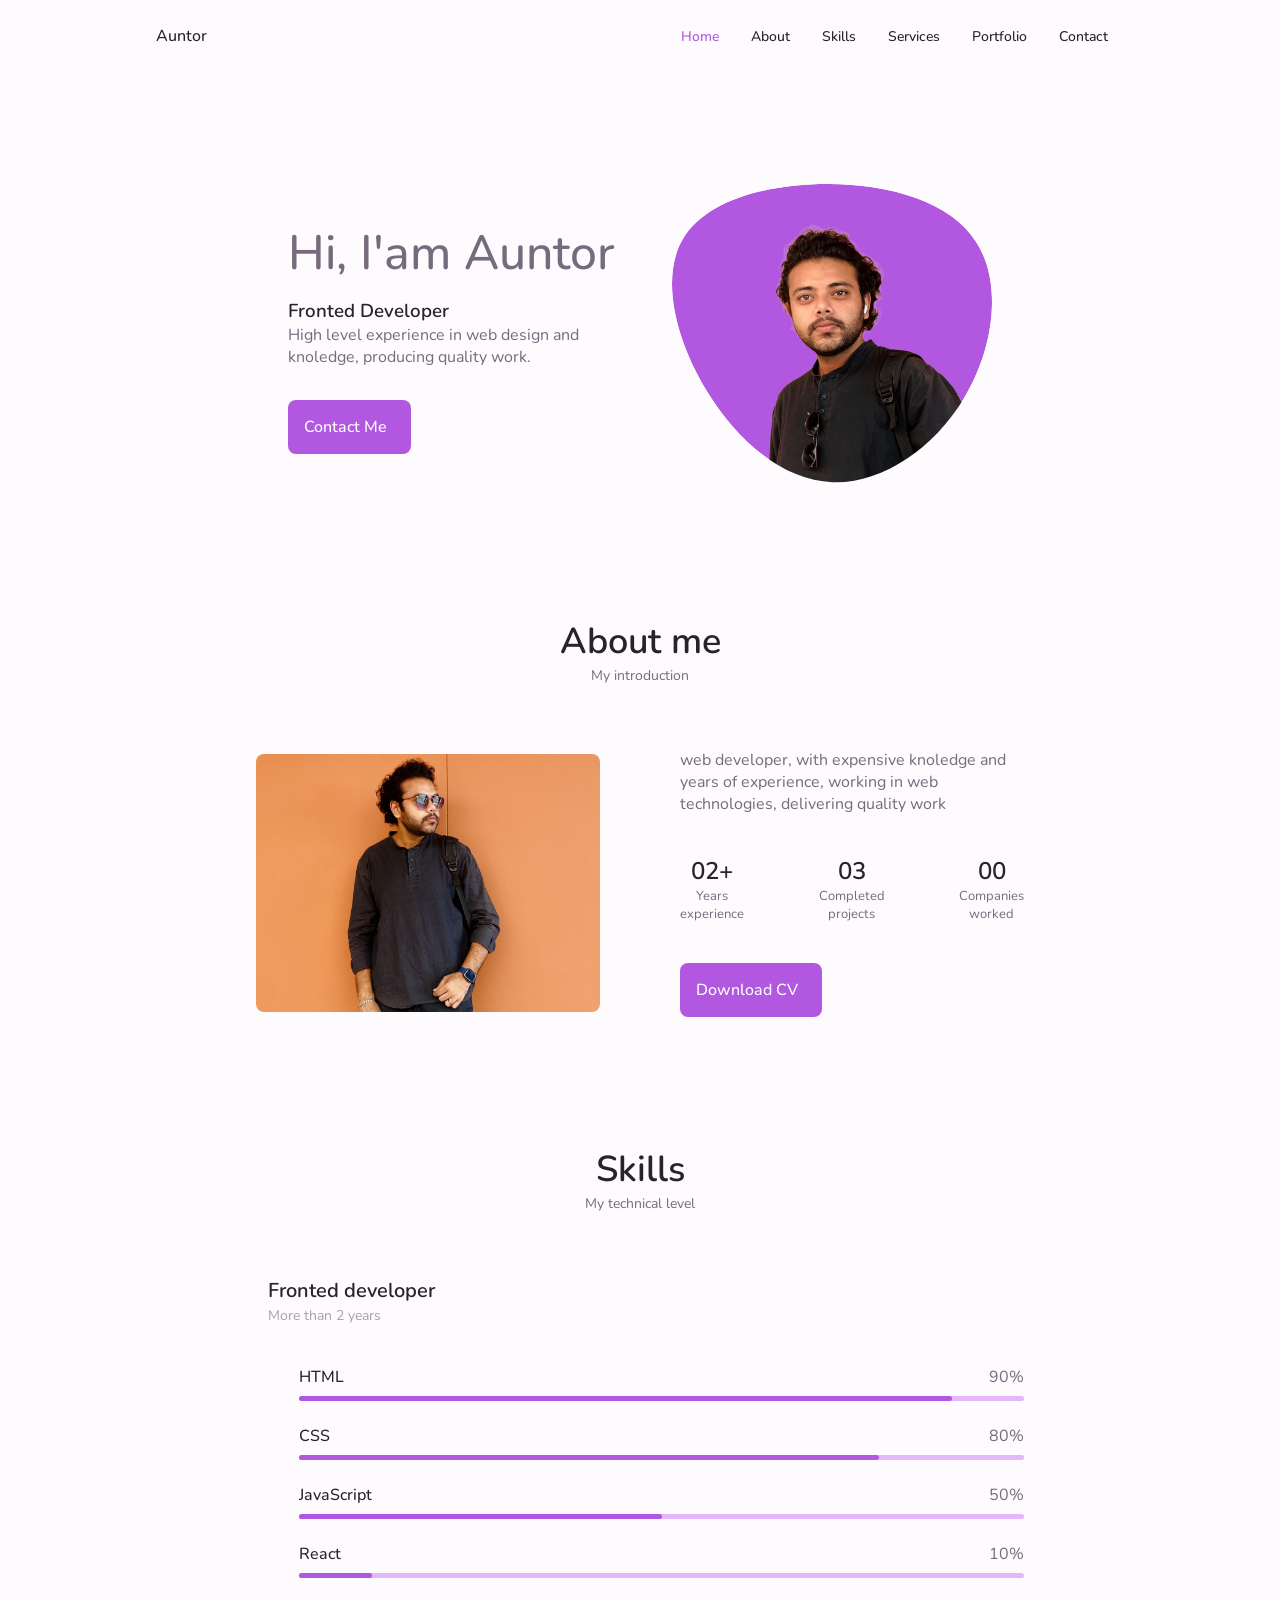
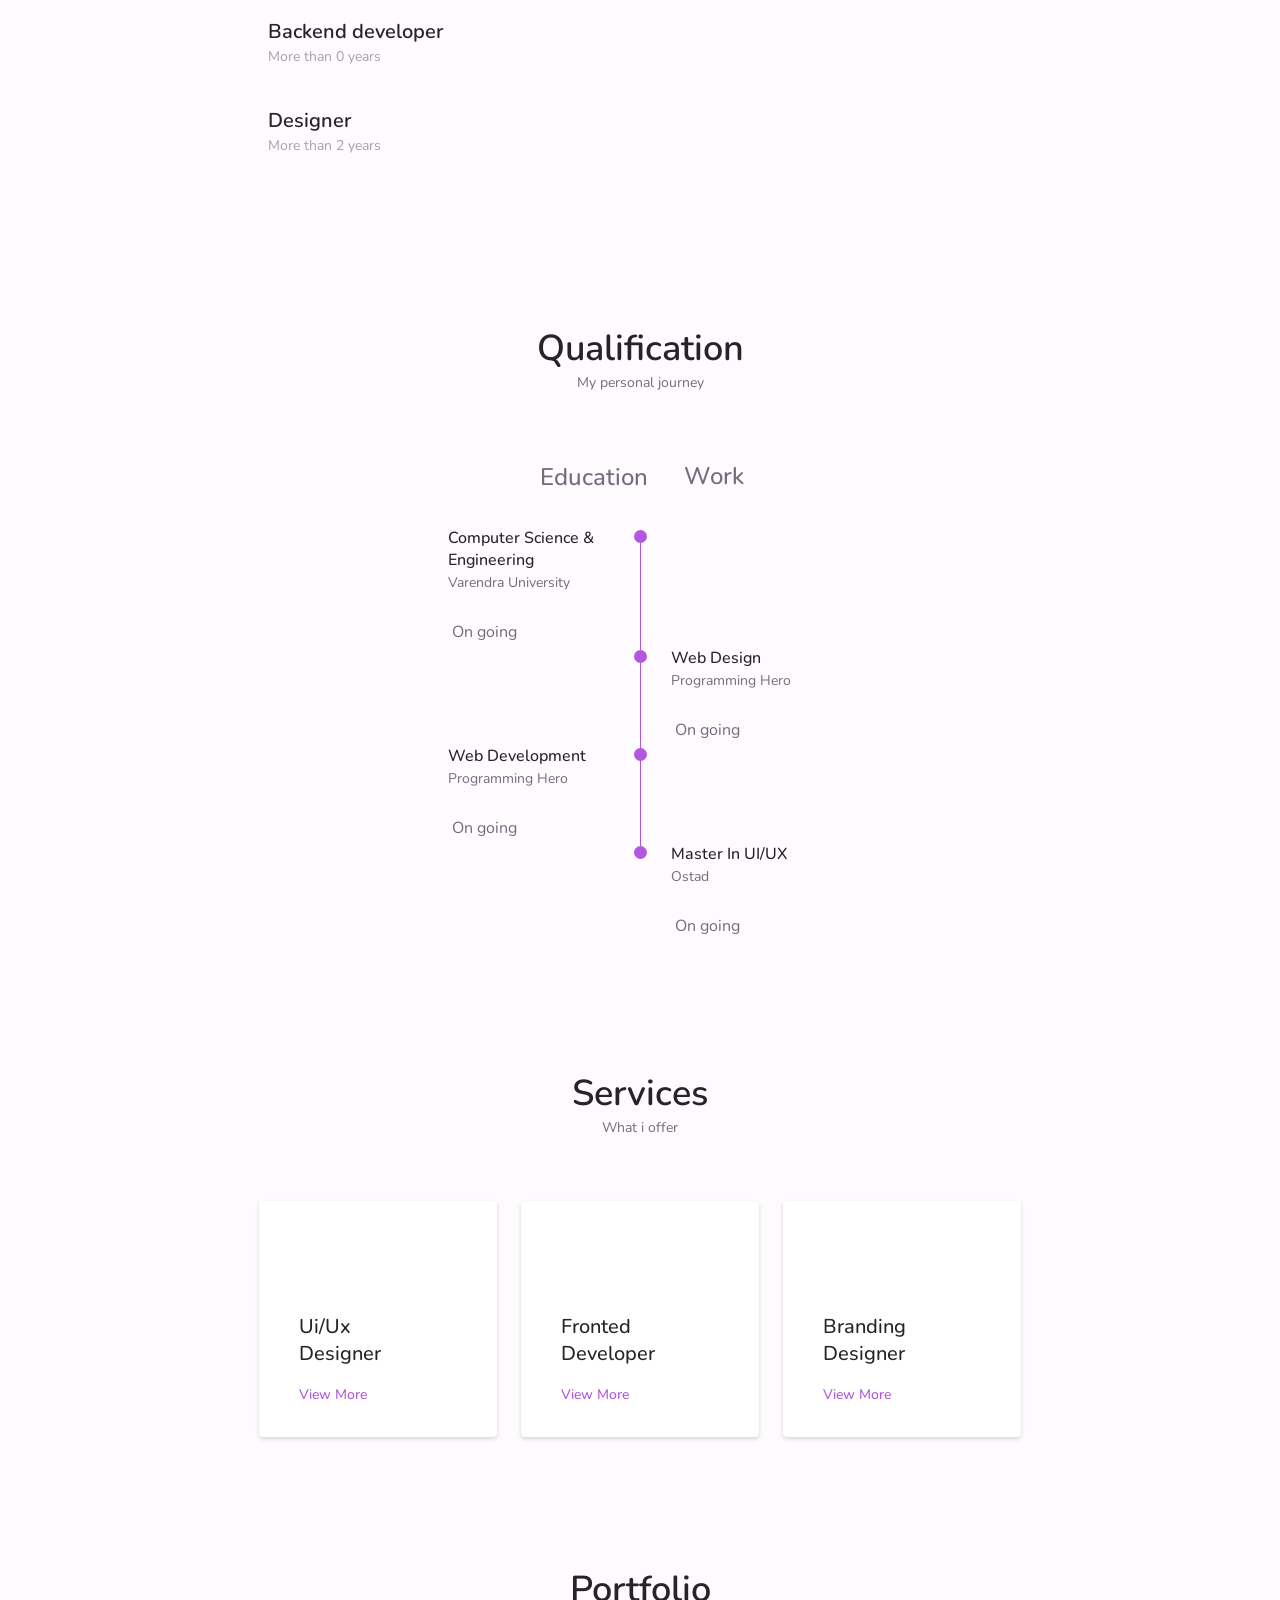
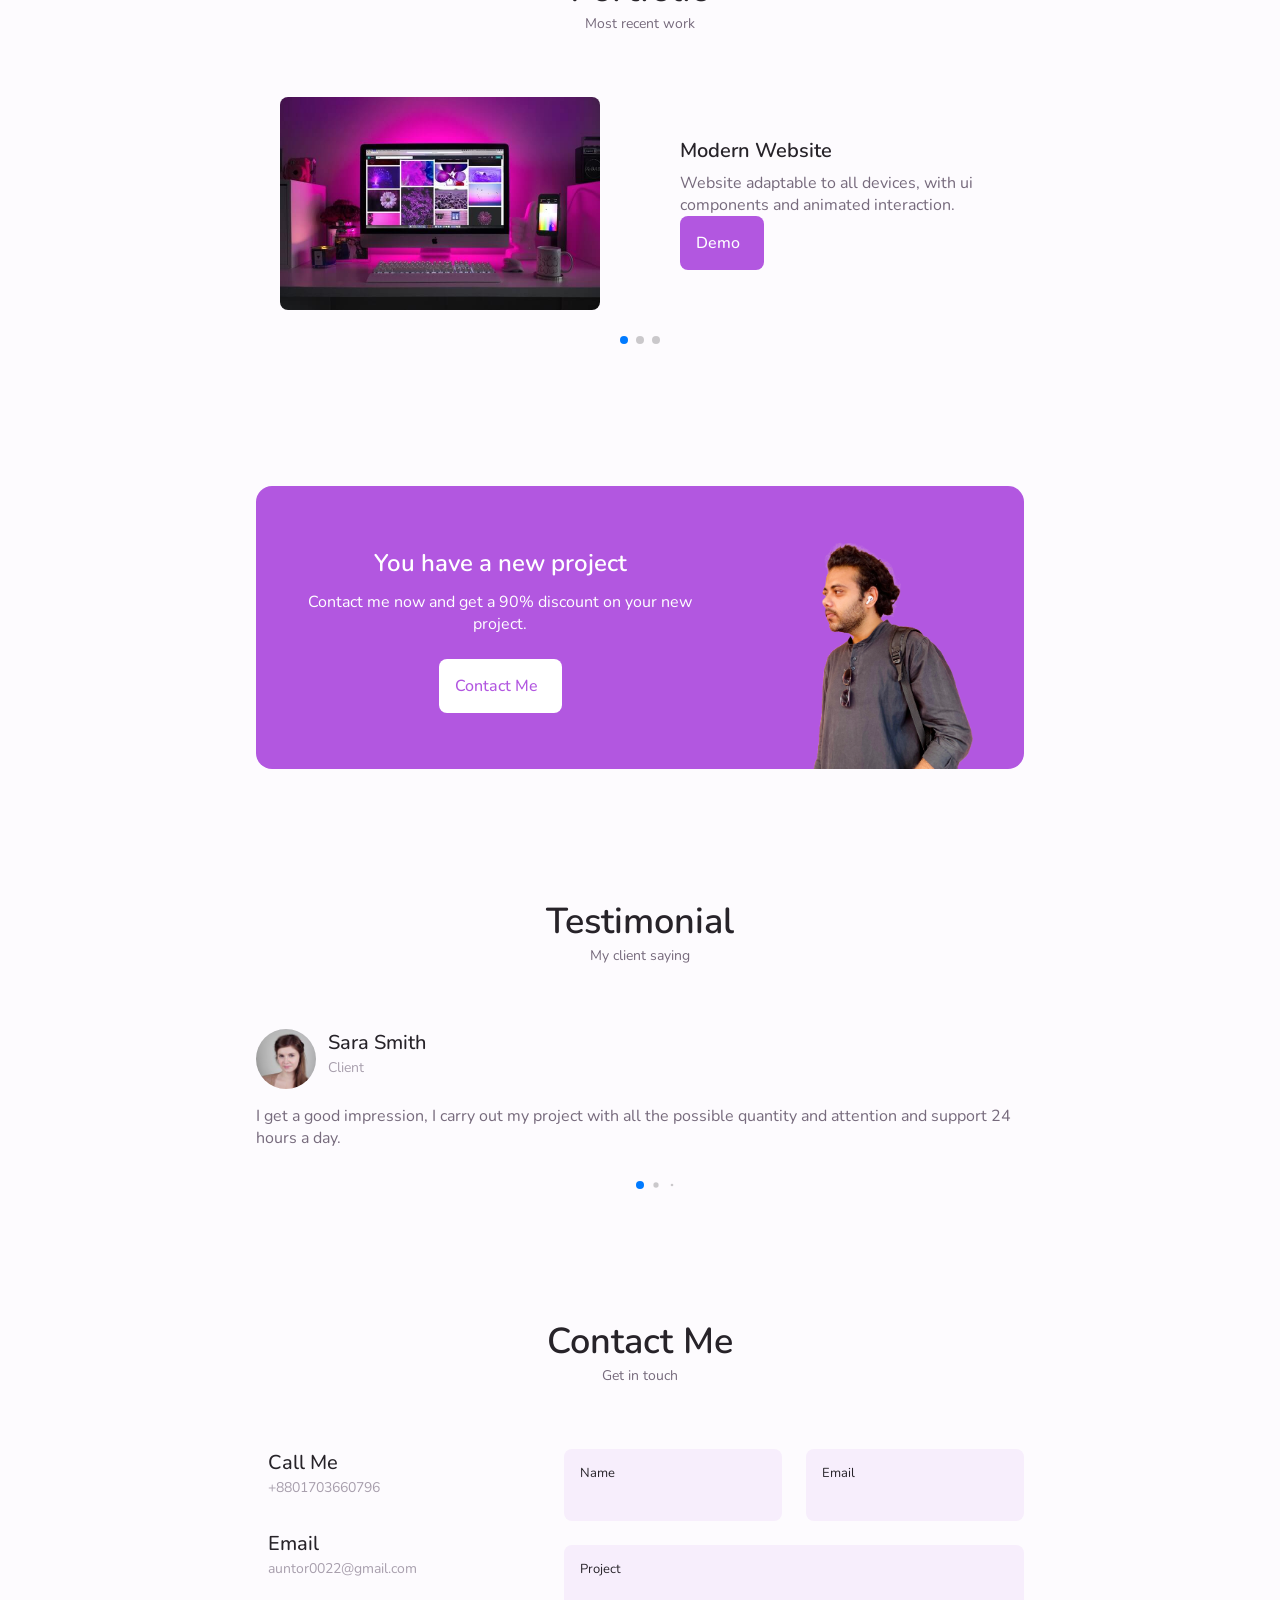
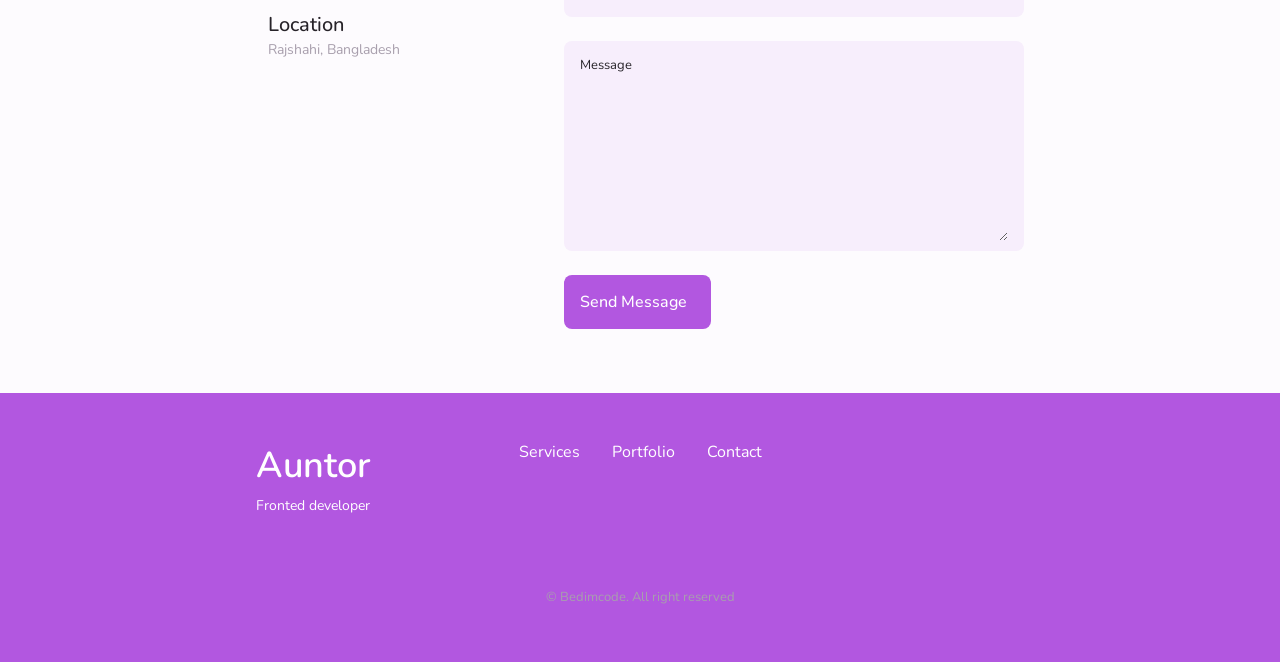
<file: HTML/index.html>
<!DOCTYPE html>
<html lang="en">

<!-- <head> -->
<meta charset="UTF-8">
<meta name="viewport" content="width=device-width, initial-scale=1.0">

<!-- UNICON -->
<link rel="stylesheet" href="https://unicons.iconscout.com/release/v4.0.8/css/line.css">

<link rel="stylesheet" href="/CSS/swiper-bundle.min.css">

<!-- CSS -->
<link rel="stylesheet" href="/CSS/style.css">

<title>Portfolio</title>
</head>

<body>

    <!-- Header -->
    <header class="header" id="header">
        <nav class="nav container">
            <a href="#" class="nav_logo">Auntor</a>

            <div class="nav_menu" id="nav-menu">
                <ul class="nav_list grid">
                    <li class="nav_item">
                        <a href="#home" class="nav_link active-link">
                            <i class="uil uil-estate nav_icon"></i> Home

                        </a>
                    </li>
                    <li class="nav_item">
                        <a href="#about" class="nav_link">
                            <i class="uil uil-user nav_icon"></i> About

                        </a>
                    </li>
                    <li class="nav_item">
                        <a href="#skills" class="nav_link">
                            <i class="uil uil-file-alt nav_icon"></i> Skills

                        </a>
                    </li>
                    <li class="nav_item">
                        <a href="#services" class="nav_link">
                            <i class="uil uil-briefcase-alt nav_icon"></i> Services

                        </a>
                    </li>
                    <li class="nav_item">
                        <a href="#portfolio" class="nav_link">
                            <i class="uil uil-scenery nav_icon"></i> Portfolio

                        </a>
                    </li>
                    <li class="nav_item">
                        <a href="#contact" class="nav_link">
                            <i class="uil uil-message nav_icon"></i> Contact

                        </a>
                    </li>
                </ul>
                <i class="uil uil-times nav_close " id="nav-close"></i>
            </div>

            <div class="nav_btns">
                <!-- Theme change button -->
                <i class="uil uil-moon change-theme" id="theme-button"></i>

                <div class="nav_toggle" id="nav-toggle">
                    <i class="uil uil-apps"></i>
                </div>
            </div>
        </nav>
    </header>

    <!-- Main -->
    <main class="main">
        <!-- Home -->
        <section class="home section" id="home">
            <div class="home_container container grid">
                <div class="home_content grid">
                    <div class="home_social">
                        <a href="" target="_blank" class="home_social-icon">
                            <i class="uil uil-linkedin-alt"></i>
                        </a>
                        <a href="" target="_blank" class="home_social-icon">
                            <i class="uil uil-dribbble"></i>
                        </a>
                        <a href="" target="_blank" class="home_social-icon">
                            <i class="uil uil-github-alt"></i>
                        </a>
                    </div>

                    <div class="home_img">
                        <svg class="home_blob" viewBox="0 0 200 187" xmlns="http://www.w3.org/2000/svg"
                            xmlns:xlink="http://www.w3.org/1999/xlink">
                            <mask id="mask0" mask-type="alpha">
                                <path d="M190.312 36.4879C206.582 62.1187 201.309 102.826 182.328 134.186C163.346 165.547 
                                130.807 187.559 100.226 186.353C69.6454 185.297 41.0228 161.023 21.7403 129.362C2.45775 
                                97.8511 -7.48481 59.1033 6.67581 34.5279C20.9871 10.1032 59.7028 -0.149132 97.9666 
                                0.00163737C136.23 0.303176 174.193 10.857 190.312 36.4879Z" />
                            </mask>
                            <g mask="url(#mask0)">
                                <path d="M190.312 36.4879C206.582 62.1187 201.309 102.826 182.328 134.186C163.346 
                                165.547 130.807 187.559 100.226 186.353C69.6454 185.297 41.0228 161.023 21.7403 
                                129.362C2.45775 97.8511 -7.48481 59.1033 6.67581 34.5279C20.9871 10.1032 59.7028 
                                -0.149132 97.9666 0.00163737C136.23 0.303176 174.193 10.857 190.312 36.4879Z" />
                                <image class="home_blob-img" x="12" y="18" href="/img/dp.png" />
                            </g>
                        </svg>

                    </div>

                    <div class="home_data">
                        <h1 class="home_title">Hi, I'am Auntor</h1>
                        <h3 class="home_subtitle">Fronted Developer</h3>
                        <p class="home_description">High level experience in web design
                            and knoledge, producing quality work.
                        </p>
                        <a href="#contact" class="button button--flex">
                            Contact Me <i class="uil uil-message button_icon"></i>
                        </a>
                    </div>

                    <div class="home_scroll">
                        <a href="#about" class="home_scroll-button button--flex">
                            <i class="uil uil-mouse-alt home_scroll-mouse"></i>
                            <span class="home_scroll-name">Scroll down</span>
                            <i class="uil uil-arrow-down home_scroll-arrow"></i>
                        </a>
                    </div>
                </div>
            </div>
        </section>

        <!-- About -->
        <section class="about section" id="about">
            <h2 class="section_title">About me</h2>
            <span class="section_subtitle">My introduction</span>

            <div class="about_container container grid">
                <img src="/img/image1.jpeg" alt="" class="about_img">
                <div class="about_data">
                    <p class="about_description">
                        web developer, with expensive knoledge and years of experience,
                        working in web technologies, delivering quality work
                    </p>
                    <div class="about_info">
                        <div>
                            <span class="about_info-title">02+</span>
                            <span class="about_info-name">Years <br> experience </span>
                        </div>
                        <div>
                            <span class="about_info-title">03</span>
                            <span class="about_info-name">Completed <br> projects </span>
                        </div>
                        <div>
                            <span class="about_info-title">00</span>
                            <span class="about_info-name">Companies <br> worked </span>
                        </div>
                    </div>

                    <div class="about_buttons">
                        <a download="" href="" class="button button--flex">
                            Download CV<i class="uil uil-download-alt button_icon"></i>
                        </a>
                    </div>
                </div>
            </div>
        </section>

        <!-- Skills -->
        <section class="skills section" id="skills">
            <h2 class="section_title">Skills</h2>
            <span class="section_subtitle">My technical level</span>

            <div class="skills_container container grid">
                <div>
                    <!-- Skills 1 -->
                    <div class="skills_content skills_open ">
                        <div class="skills_header">
                            <i class="uil uil-brackets-curly skills_icon"></i>

                            <div>
                                <h1 class="skills_title">Fronted developer</h1>
                                <span class="skills_subtitle">More than 2 years</span>
                            </div>

                            <i class="uil uil-angle-down skills_arrow"></i>
                        </div>

                        <div class="skills_list grid">
                            <div class="skills_data">
                                <div class="skills_titles">
                                    <h3 class="skills_name">HTML</h3>
                                    <span class="skills_number">90%</span>
                                </div>
                                <div class="skills_bar">
                                    <span class="skills_parcentage skills_html"></span>
                                </div>
                            </div>

                            <div class="skills_data">
                                <div class="skills_titles">
                                    <h3 class="skills_name">CSS</h3>
                                    <span class="skills_number">80%</span>
                                </div>
                                <div class="skills_bar">
                                    <span class="skills_parcentage skills_css"></span>
                                </div>
                            </div>

                            <div class="skills_data">
                                <div class="skills_titles">
                                    <h3 class="skills_name">JavaScript</h3>
                                    <span class="skills_number">50%</span>
                                </div>
                                <div class="skills_bar">
                                    <span class="skills_parcentage skills_js"></span>
                                </div>
                            </div>

                            <div class="skills_data">
                                <div class="skills_titles">
                                    <h3 class="skills_name">React</h3>
                                    <span class="skills_number">10%</span>
                                </div>
                                <div class="skills_bar">
                                    <span class="skills_parcentage skills_react"></span>
                                </div>
                            </div>

                        </div>
                    </div>

                    <!-- Skills 2 -->
                    <div class="skills_content skills_close">
                        <div class="skills_header">
                            <i class="uil uil-server-network skills_icon"></i>

                            <div>
                                <h1 class="skills_title">Backend developer</h1>
                                <span class="skills_subtitle">More than 0 years</span>
                            </div>

                            <i class="uil uil-angle-down skills_arrow"></i>
                        </div>

                        <div class="skills_list grid">
                            <div class="skills_data">
                                <div class="skills_titles">
                                    <h3 class="skills_name">PHP</h3>
                                    <span class="skills_number">50%</span>
                                </div>
                                <div class="skills_bar">
                                    <span class="skills_parcentage skills_php"></span>
                                </div>
                            </div>

                            <div class="skills_data">
                                <div class="skills_titles">
                                    <h3 class="skills_name">Node Js</h3>
                                    <span class="skills_number">0%</span>
                                </div>
                                <div class="skills_bar">
                                    <span class="skills_parcentage skills_node"></span>
                                </div>
                            </div>

                            <div class="skills_data">
                                <div class="skills_titles">
                                    <h3 class="skills_name">Firebase</h3>
                                    <span class="skills_number">0%</span>
                                </div>
                                <div class="skills_bar">
                                    <span class="skills_parcentage skills_firebase"></span>
                                </div>
                            </div>

                            <div class="skills_data">
                                <div class="skills_titles">
                                    <h3 class="skills_name">Python</h3>
                                    <span class="skills_number">65%</span>
                                </div>
                                <div class="skills_bar">
                                    <span class="skills_parcentage skills_python"></span>
                                </div>
                            </div>

                        </div>
                    </div>

                    <!-- Skills 3 -->
                    <div class="skills_content skills_close">
                        <div class="skills_header">
                            <i class="uil uil-swatchbook skills_icon"></i>

                            <div>
                                <h1 class="skills_title">Designer</h1>
                                <span class="skills_subtitle">More than 2 years</span>
                            </div>

                            <i class="uil uil-angle-down skills_arrow"></i>
                        </div>

                        <div class="skills_list grid">
                            <div class="skills_data">
                                <div class="skills_titles">
                                    <h3 class="skills_name">Figma</h3>
                                    <span class="skills_number">40%</span>
                                </div>
                                <div class="skills_bar">
                                    <span class="skills_parcentage skills_figma"></span>
                                </div>
                            </div>

                            <div class="skills_data">
                                <div class="skills_titles">
                                    <h3 class="skills_name">Sketch</h3>
                                    <span class="skills_number">20%</span>
                                </div>
                                <div class="skills_bar">
                                    <span class="skills_parcentage skills_sketch"></span>
                                </div>
                            </div>

                            <div class="skills_data">
                                <div class="skills_titles">
                                    <h3 class="skills_name">Photoshop</h3>
                                    <span class="skills_number">30%</span>
                                </div>
                                <div class="skills_bar">
                                    <span class="skills_parcentage skills_photoshop"></span>
                                </div>
                            </div>

                        </div>
                    </div>

                </div>
            </div>
        </section>

        <!-- Qualification -->
        <section class="qualification section">
            <h2 class="section_title">Qualification</h2>
            <span class="section_subtitle">My personal journey</span>

            <div class="qualification_container container">
                <div class="qualification_tabs">
                    <div class="qualification_button button--flex qualification_active" data-target="#education">
                        <i class="uil uil-graduation-cap qualification_icon"></i>
                        Education
                    </div>
                    <div class="qualification_button button--flex" data-target="#work">
                        <i class="uil uil-briefcase-alt qualification_icon"></i>
                        Work
                    </div>
                </div>

                <div class="qualification_section">
                    <!-- Qualification content 1-->
                    <div class="qualification_content qualification_active" data-content id="education">
                        <!-- Qualification 1 -->
                        <div class="qualification_data">
                            <div>
                                <h3 class="qualification_title">Computer Science & Engineering</h3>
                                <span class="qualification_subtitle">Varendra University</span>
                                <div>
                                    <i class="uil uil-calendar-alt qualification_icon"></i>
                                    On going
                                </div>
                            </div>

                            <div>
                                <span class="qualification_rounder"></span>
                                <span class="qualification_line"></span>
                            </div>
                        </div>

                        <!-- Qualification 2 -->
                        <div class="qualification_data">
                            <div></div>

                            <div>
                                <span class="qualification_rounder"></span>
                                <span class="qualification_line"></span>
                            </div>

                            <div>
                                <h3 class="qualification_title">Web Design</h3>
                                <span class="qualification_subtitle">Programming Hero</span>
                                <div>
                                    <i class="uil uil-calendar-alt qualification_icon"></i>
                                    On going
                                </div>
                            </div>


                        </div>

                        <!-- Qualification 3 -->
                        <div class="qualification_data">
                            <div>
                                <h3 class="qualification_title">Web Development</h3>
                                <span class="qualification_subtitle">Programming Hero</span>
                                <div>
                                    <i class="uil uil-calendar-alt qualification_icon"></i>
                                    On going
                                </div>
                            </div>

                            <div>
                                <span class="qualification_rounder"></span>
                                <span class="qualification_line"></span>
                            </div>
                        </div>

                        <!-- Qualification 4 -->
                        <div class="qualification_data">
                            <div></div>

                            <div>
                                <span class="qualification_rounder"></span>
                                <!-- <span class="qualification_line"></span> -->
                            </div>
                            <div>
                                <h3 class="qualification_title">Master In UI/UX</h3>
                                <span class="qualification_subtitle">Ostad</span>
                                <div>
                                    <i class="uil uil-calendar-alt qualification_icon"></i>
                                    On going
                                </div>
                            </div>


                        </div>

                    </div>

                    <!-- Qualification content 2-->
                    <div class="qualification_content" data-content id="work">
                        <!-- Qualification 1 -->
                        <div class="qualification_data">
                            <div>
                                <h3 class="qualification_title">Computer Engineering</h3>
                                <span class="qualification_subtitle">Varendra University</span>
                                <div>
                                    <i class="uil uil-calendar-alt qualification_icon"></i>
                                    On going
                                </div>
                            </div>

                            <div>
                                <span class="qualification_rounder"></span>
                                <span class="qualification_line"></span>
                            </div>
                        </div>

                        <!-- Qualification 2 -->
                        <div class="qualification_data">
                            <div></div>

                            <div>
                                <span class="qualification_rounder"></span>
                                <span class="qualification_line"></span>
                            </div>

                            <div>
                                <h3 class="qualification_title">Web Design</h3>
                                <span class="qualification_subtitle">Programming Hero</span>
                                <div>
                                    <i class="uil uil-calendar-alt qualification_icon"></i>
                                    On going
                                </div>
                            </div>


                        </div>

                        <!-- Qualification 3 -->
                        <div class="qualification_data">
                            <div>
                                <h3 class="qualification_title">Web Development</h3>
                                <span class="qualification_subtitle">Programming Hero</span>
                                <div>
                                    <i class="uil uil-calendar-alt qualification_icon"></i>
                                    On going
                                </div>
                            </div>

                            <div>
                                <span class="qualification_rounder"></span>
                                <!-- <span class="qualification_line"></span> -->
                            </div>
                        </div>

                    </div>
                </div>
            </div>
        </section>

        <!-- Services -->
        <section class="services section" id="services">
            <h2 class="section_title">Services</h2>
            <span class="section_subtitle">What i offer</span>

            <div class="services_container container grid">
                <!-- Services 1 -->
                <div class="services_content">
                    <div>
                        <i class="uil uil-web-grid services_icon"></i>
                        <h3 class="services_title">Ui/Ux <br> Designer</h3>
                    </div>

                    <span class="button button--flex button--small button--link services_button">
                        View More
                        <i class="uil uil-arrow-right button_icon"></i>
                    </span>

                    <div class="services_modal">
                        <div class="services_modal-content">
                            <h4 class="services_model-title">Ui/Ux <br> Designer</h4>
                            <i class="uil uil-times services_modal-close"></i>

                            <ul class="services_modal-services grid">
                                <li class="services_modal-service">
                                    <i class="uil uil-check-circle services_modal-icon"></i>
                                    <p>I develop the user interface</p>
                                </li>
                                <li class="services_modal-service">
                                    <i class="uil uil-check-circle services_modal-icon"></i>
                                    <p>Web page development</p>
                                </li>
                                <li class="services_modal-service">
                                    <i class="uil uil-check-circle services_modal-icon"></i>
                                    <p>I create ux element interactions</p>
                                </li>
                                <li class="services_modal-service">
                                    <i class="uil uil-check-circle services_modal-icon"></i>
                                    <p>I position your company brand</p>
                                </li>
                            </ul>
                        </div>
                    </div>
                </div>
                <!-- Services 2 -->
                <div class="services_content">
                    <div>
                        <i class="uil uil-arrow services_icon"></i>
                        <h3 class="services_title">Fronted <br> Developer</h3>
                    </div>

                    <span class="button button--flex button--small button--link services_button">
                        View More
                        <i class="uil uil-arrow-right button_icon"></i>
                    </span>

                    <div class="services_modal">
                        <div class="services_modal-content">
                            <h4 class="services_model-title">Fronted <br> Developer</h4>
                            <i class="uil uil-times services_modal-close"></i>

                            <ul class="services_modal-services grid">
                                <li class="services_modal-service">
                                    <i class="uil uil-check-circle services_modal-icon"></i>
                                    <p>I develop the user interface</p>
                                </li>
                                <li class="services_modal-service">
                                    <i class="uil uil-check-circle services_modal-icon"></i>
                                    <p>Web page development</p>
                                </li>
                                <li class="services_modal-service">
                                    <i class="uil uil-check-circle services_modal-icon"></i>
                                    <p>I create ux element interactions</p>
                                </li>
                                <li class="services_modal-service">
                                    <i class="uil uil-check-circle services_modal-icon"></i>
                                    <p>I position your company brand</p>
                                </li>
                            </ul>
                        </div>
                    </div>
                </div>
                <!-- Services 3 -->
                <div class="services_content">
                    <div>
                        <i class="uil uil-pen services_icon"></i>
                        <h3 class="services_title">Branding <br> Designer</h3>
                    </div>

                    <span class="button button--flex button--small button--link services_button">
                        View More
                        <i class="uil uil-arrow-right button_icon"></i>
                    </span>

                    <div class="services_modal">
                        <div class="services_modal-content">
                            <h4 class="services_model-title">Branding <br> Designer</h4>
                            <i class="uil uil-times services_modal-close"></i>

                            <ul class="services_modal-services grid">
                                <li class="services_modal-service">
                                    <i class="uil uil-check-circle services_modal-icon"></i>
                                    <p>I develop the user interface</p>
                                </li>
                                <li class="services_modal-service">
                                    <i class="uil uil-check-circle services_modal-icon"></i>
                                    <p>Web page development</p>
                                </li>
                                <li class="services_modal-service">
                                    <i class="uil uil-check-circle services_modal-icon"></i>
                                    <p>I create ux element interactions</p>
                                </li>
                                <li class="services_modal-service">
                                    <i class="uil uil-check-circle services_modal-icon"></i>
                                    <p>I position your company brand</p>
                                </li>
                            </ul>
                        </div>
                    </div>
                </div>
            </div>
        </section>

        <!-- Portfolio -->
        <section class="portfolio section" id="portfolio">
            <h2 class="section_title">Portfolio</h2>
            <span class="section_subtitle">Most recent work</span>

            <div class="portfolio_container container swiper mySwiper">
                <div class="swiper-wrapper">
                    <!-- Portfolio 1 -->
                    <div class="portfolio_content grid swiper-slide">
                        <img src="/img/portfolio1.jpg" alt="" class="portfolio_img">

                        <div class="portfolio_data">
                            <h3 class="portfolio_title">Modern Website</h3>
                            <p class="portfolio_descriotion">Website adaptable to all devices, with ui
                                components and animated interaction.
                            </p>
                            <a href="#" class="button button--flex button-small portfolio_button">
                                Demo
                                <i class="uil uil-arrow-right button_icon"></i>
                            </a>
                        </div>
                    </div>
                    <!-- Portfolio 2 -->
                    <div class="portfolio_content grid swiper-slide">
                        <img src="/img/portfolio2.jpg" alt="" class="portfolio_img">

                        <div class="portfolio_data">
                            <h3 class="portfolio_title">Brand Design</h3>
                            <p class="portfolio_descriotion">Website adaptable to all devices, with ui
                                components and animated interaction.
                            </p>
                            <a href="#" class="button button--flex button-small portfolio_button">
                                Demo
                                <i class="uil uil-arrow-right button_icon"></i>
                            </a>
                        </div>
                    </div>
                    <!-- Portfolio 3 -->
                    <div class="portfolio_content grid swiper-slide">
                        <img src="/img/portfolio3.jpg" alt="" class="portfolio_img">

                        <div class="portfolio_data">
                            <h3 class="portfolio_title">Online Store</h3>
                            <p class="portfolio_descriotion">Website adaptable to all devices, with ui
                                components and animated interaction.
                            </p>
                            <a href="#" class="button button--flex button-small portfolio_button">
                                Demo
                                <i class="uil uil-arrow-right button_icon"></i>
                            </a>
                        </div>
                    </div>
                </div>
                <!-- Add arrow -->
                <div class="swiper-button-next">
                    <i class="uil uil-angle-right-b swiper-portfolio-icon"></i>
                </div>
                <div class="swiper-button-prev">
                    <i class="uil uil-angle-left-b swiper-portfolio-icon"></i>
                </div>
                <!-- Pagination -->
                <div class="swiper-pagination"></div>
            </div>
        </section>

        <!-- Project in mind -->
        <section class="project section">
            <div class="project_bg">
                <div class="project_container container grid">
                    <div class="project_data">
                        <h2 class="project_title">You have a new project</h2>
                        <p class="project_description">Contact me now and get a 90% discount on your new project.</p>
                        <a href="#" class="button button--flex button--white">
                            Contact Me
                            <i class="uil uil-message project_icon button_icon"></i>
                        </a>
                    </div>
                    <img src="/img/file.png" alt="" class="project_img">
                </div>
            </div>
        </section>

        <!-- Testimonial -->
        <section class="testimonial section">
            <h2 class="section_title">Testimonial</h2>
            <span class="section_subtitle">My client saying</span>

            <div class="testimonial_container container swiper mySwiper">
                <div class="swiper-wrapper">

                    <!-- Testimonial 1 -->
                    <div class="testimonial_content swiper-slide">
                        <div class="testimonial_data">
                            <div class="testimonial_header">
                                <img src="/img/testimonial1.jpg" alt="" class="testimonial_img">
                                <div>
                                    <h3 class="testimonial_name">Sara Smith</h3>
                                    <span class="testimonial_client">Client</span>
                                </div>
                            </div>

                            <div>
                                <i class="uil uil-star testimonial_icon-star"></i>
                                <i class="uil uil-star testimonial_icon-star"></i>
                                <i class="uil uil-star testimonial_icon-star"></i>
                                <i class="uil uil-star testimonial_icon-star"></i>
                                <i class="uil uil-star testimonial_icon-star"></i>
                            </div>
                        </div>
                        <p class="testimonial_description">I get a good impression,
                            I carry out my project with all the possible
                            quantity and attention and support 24 hours a day.
                        </p>
                    </div>
                    <!-- Testimonial 2 -->
                    <div class="testimonial_content swiper-slide">
                        <div class="testimonial_data">
                            <div class="testimonial_header">
                                <img src="/img/testimonial2.jpg" alt="" class="testimonial_img">
                                <div>
                                    <h3 class="testimonial_name">Tom Halland</h3>
                                    <span class="testimonial_client">Client</span>
                                </div>
                            </div>

                            <div>
                                <i class="uil uil-star testimonial_icon-star"></i>
                                <i class="uil uil-star testimonial_icon-star"></i>
                                <i class="uil uil-star testimonial_icon-star"></i>
                                <i class="uil uil-star testimonial_icon-star"></i>
                                <i class="uil uil-star testimonial_icon-star"></i>
                            </div>
                        </div>
                        <p class="testimonial_description">I get a good impression,
                            I carry out my project with all the possible
                            quantity and attention and support 24 hours a day.
                        </p>
                    </div>
                    <!-- Testimonial 3 -->
                    <div class="testimonial_content swiper-slide">
                        <div class="testimonial_data">
                            <div class="testimonial_header">
                                <img src="/img/testimonial3.jpg" alt="" class="testimonial_img">
                                <div>
                                    <h3 class="testimonial_name">Tom Stark</h3>
                                    <span class="testimonial_client">Client</span>
                                </div>
                            </div>

                            <div>
                                <i class="uil uil-star testimonial_icon-star"></i>
                                <i class="uil uil-star testimonial_icon-star"></i>
                                <i class="uil uil-star testimonial_icon-star"></i>
                                <i class="uil uil-star testimonial_icon-star"></i>
                                <i class="uil uil-star testimonial_icon-star"></i>
                            </div>
                        </div>
                        <p class="testimonial_description">I get a good impression,
                            I carry out my project with all the possible
                            quantity and attention and support 24 hours a day.
                        </p>
                    </div>
                </div>
                 <!-- Add pegination -->
            <div class="swiper-pagination swiper-pagination-testimonial"></div>

            </div>
           

        </section>

        <!-- Contact -->
         <section class="contact section" id="contact">
            <h2 class="section_title">Contact Me</h2>
            <span class="section_subtitle">Get in touch</span>

            <div class="contact_container container grid">
                <div>
                    <div class="contact_information">
                        <i class="uil uil-phone contact_icon"></i>

                        <div>
                            <h3 class="contact_title">Call Me</h3>
                            <span class="contact_subtitle">+8801703660796</span>
                        </div>
                    </div>

                    <div class="contact_information">
                        <i class="uil uil-envelope contact_icon"></i>

                        <div>
                            <h3 class="contact_title">Email</h3>
                            <span class="contact_subtitle">auntor0022@gmail.com</span>
                        </div>
                    </div>

                    <div class="contact_information">
                        <i class="uil uil-map-marker contact_icon"></i>

                        <div>
                            <h3 class="contact_title">Location</h3>
                            <span class="contact_subtitle">Rajshahi, Bangladesh</span>
                        </div>
                    </div>
                </div>

                <form action="" class="contact_form grid">
                    <div class="contact_inputs grid">
                        <div class="contact_content">
                            <label for="" class="contact_label">Name</label>
                            <input type="text" class="contact_input">
                        </div>
                        <div class="contact_content">
                            <label for="" class="contact_label">Email</label>
                            <input type="email" class="contact_input">
                        </div>
                    </div>
                    
                    <div class="contact_content">
                        <label for="" class="contact_label">Project</label>
                        <input type="text" class="contact_input">
                    </div>
                    <div class="contact_content">
                        <label for="" class="contact_label">Message</label>
                        <textarea name="" id="" cols="0" rows="7" class="contact_input"></textarea>
                    </div>
                    <div>
                        <a href="#" class="button button--flex">
                            Send Message
                            <i class="uil uil-message button_icon"></i>
                        </a>
                    </div>
                </form>
            </div>
         </section>

    </main>

    <!-- Footer -->
     <footer class="footer">
        <div class="footer_bg">
            <div class="footer_container container grid">
                <div>
                    <h1 class="footer_title">Auntor</h1>
                    <span class="footer_subtittle">Fronted developer</span>
                </div>

                <ul class="footer_links">
                    <li>
                        <a href="#services" class="footer_link">Services</a>
                    </li>
                    <li>
                        <a href="#portfolio" class="footer_link">Portfolio</a>
                    </li>
                    <li>
                        <a href="#contact" class="footer_link">Contact</a>
                    </li>
                </ul>

                <div class="footer_social">
                    <a href="" target="_blank" class="footer_social">
                        <i class="uil uil-facebook-f"></i>
                    </a>

                    <a href="" target="_blank" class="footer_social">
                        <i class="uil uil-instagram"></i>
                    </a>
                    
                    <a href="" target="_blank" class="footer_social">
                        <i class="uil uil-twitter-alt"></i>
                    </a>
                </div>
            </div>

            <p class="footer_copy">&#169; Bedimcode. All right reserved</p>
        </div>
     </footer>

    <!-- Scroll top -->
     <a href="#" class="scrollup" id="scroll-up">
        <i class="uil uil-arrow-up scrollup_icon"></i>
     </a>

    <!-- Swiper js -->
    <script src="/JS/swiper-bundle.min.js"></script>

    <!-- Main js -->
    <script src="/JS/main.js"></script>
</body>

</html>
</file>
<file: CSS/style.css>
/* GOOGLE FONTS */
@import url('https://fonts.googleapis.com/css2?family=Nunito:ital,wght@0,200..1000;1,200..1000&family=Poppins:ital,wght@0,100;0,200;0,300;0,400;0,500;0,600;0,700;0,800;0,900;1,100;1,200;1,300;1,400;1,500;1,600;1,700;1,800;1,900&display=swap');


:root {
    --header-height: 3rem;

    /* COLOURS */

    /* CHANGE FAVORITE COLOUR */
    --hue-colour: 1000;


    /* HSL COLOURS */
    --first-colour: hsl(var(--hue-colour), 69%, 61%);
    --first-colour-second: hsl(var(--hue-colour), 69%, 61%);
    --first-colour-alt: hsl(var(--hue-colour), 57%, 53%);
    --first-colour-lighter: hsl(var(--hue-colour), 92%, 85%);
    --title-colour: hsl(var(--hue-colour), 8%, 15%);
    --text-colour: hsl(var(--hue-colour), 8%, 45%);
    --text-colour-light: hsl(var(--hue-colour), 8%, 65%);
    --input-colour: hsl(var(--hue-colour), 70%, 96%);
    --body-colour: hsl(var(--hue-colour), 60%, 99%);
    --container-colour: #fff;
    --scroll-bar-colour: hsl(var(--hue-colour), 12%, 90%);
    --scroll-thumb-colour: hsl(var(--hue-colour), 12%, 80%);


    /* Font & typography */
    --body-font: "Nunito", serif;;

    /* 0.5rem = 8px, 1rem = 16px,....*/
    --big-font-size: 2rem;
    --h1-font-size: 1.5rem;
    --h2-font-size: 1.25rem;
    --h3-font-size: 1.125rem;
    --normal-font-size: .938rem;
    --small-font-size: .813rem;
    --smaller-font-size: .75rem;

    /* Font weight */
    --font-medium: 500;
    --font-semi-bold: 600;
    
    /* Margenes bottom */
    --mb-0-25: .25rem;
    --mb-0-5: .5rem;
    --mb-0-75: .75rem;
    --mb-1: 1rem;
    --mb-1-5: 1.5rem;
    --mb-2: 2rem;
    --mb-2-5: 2.5rem;
    --mb-3: 3rem;

    /* Z index */
    --z-tooltip: 10;
    --z-fixed: 100;
    --z-modal: 100;

}

/* Fornt size for large devices */
@media screen and (min-width: 968px) {
    :root{
    --big-font-size: 3rem;
    --h1-font-size: 2.25rem;
    --h2-font-size: 1.5rem;
    --h3-font-size: 1.25rem;
    --normal-font-size: 1rem;
    --small-font-size: .875rem;
    --smaller-font-size: .813rem;
    }
    
}

/* Varialble Dark theme */
body.dark-theme{
    /* HSL COLOURS */
    --first-colour-second: hsl(var(--hue-colour), 30%, 8%);
    --title-colour: hsl(var(--hue-colour), 8%, 95%);
    --text-colour: hsl(var(--hue-colour), 8%, 75%);
    --input-colour: hsl(var(--hue-colour), 29%, 16%);
    --body-colour: hsl(var(--hue-colour), 28%, 12%);
    --container-colour: hsl(var(--hue-colour), 29%, 16%);
    --scroll-bar-colour: hsl(var(--hue-colour), 12%, 48%);
    --scroll-thumb-colour: hsl(var(--hue-colour), 12%, 36%);
}


/* Button Darl/Light */
.nav_btns{
    display: flex;
    align-items: center;
}

.change-theme{
    font-size: 1.25rem;
    color: var(--title-colour);
    margin-right: var(--mb-1);
    cursor: pointer;
}

.change-theme:hover{
    color: var(--first-colour);
}


/* Base */
* {
    box-sizing: border-box;
    padding: 0;
    margin: 0;
}

html{
    scroll-behavior: smooth;
}

body{
    margin: 0 0 var(--header-height) 0;
    font-family: var(--body-font);
    font-size: var(--normal-font-size);
    background-color: var(--body-colour);
    color: var(--text-colour);
}

h1,h2,h3,h4{
    color: var(--title-colour);
    font-weight: var(--font-semi-bold);
}

ul{
    list-style: none;
}

a{
    text-decoration: none;
}

img{
    max-width: 100%;
    height: auto;
}

/* resuable css classes */
.section{
    padding: 2rem 0 4rem;
}

.section_title{
    font-size: var(--h1-font-size);
}

.section_subtitle{
    display: block;
    font-size: var(--small-font-size);
    margin-bottom: var(--mb-3);
}

.section_title,
.section_subtitle{
    text-align: center;
}

/* Layout */
.container{
    max-width: 768px;
    margin-left: var(--mb-1-5);
    margin-right: var(--mb-1-5);
}

.grid{
    display: grid;
    gap: 1.5rem;
}

.header{
    width: 100%;
    position: fixed;
    bottom: 0;
    left: 0;
    z-index: var(--z-fixed);
    background-color: var(--body-colour);
}


/* NAV */
.nav{
    max-width: 968px;
    height: var(--header-height);
    display: flex;
    justify-content: space-between;
    align-items: center;
}

.nav_logo,
.nav_toggle{
    color: var(--title-colour);
    font-weight: var(--font-medium);
}

.nav_logo:hover{
    color: var(--first-colour);
}

.nav_toggle{
    font-size: 1.1rem;
    cursor: pointer;
}

.nav_toggle:hover{
    color: var(--first-colour);
}

@media screen and (max-width: 767px) {
     .nav_menu{
        position: fixed;
        bottom: -100%;
        left: 0;
        width: 100%;
        background-color: var(--body-colour);
        padding: 2rem 1.5rem 4rem;
        box-shadow: 0 -1px 4px rgba(0, 0, 0, .15);
        border-radius: 1.5rem 1.5rem 0 0;
        transition: .3s;
     }
}

.nav_list{
    grid-template-columns: repeat(3, 1fr);
    gap: 2rem;
}

.nav_link{
    display: flex;
    flex-direction: column;
    align-items: center;
    font-size: var(--small-font-size);
    color: var(--title-colour);
    font-weight: var(--font-medium);
}

.nav_link:hover{
    color: var(--first-colour);
}

.nav_icon{
    font-size: 1.2rem;
}

.nav_close{
    position: absolute;
    right: 1.3rem;
    bottom: .5rem;
    font-size: 1.5rem;
    cursor: pointer;
    color: var(--first-colour);
}

.nav_close:hover{
    color: var(--first-colour-alt);
}


/* Show menu */
.show-menu{
    bottom: 0;
}

/* Active links */
.active-link{
    color: var(--first-colour);
}

/* Change background header */
.scroll-header{
    box-shadow: 0 -1px 4px rgba(0, 0, 0, .15);
}

/* Home */
.home_container{
    gap: 1rem;
}

.home_content{
    grid-template-columns: .5fr 3fr;
    padding-top: 3.5rem;
    align-items: center;
}

.home_social{
    display: grid;
    grid-template-columns: max-content;
    row-gap: 1rem;
}

.home_social-icon{
    font-size: 1.25rem;
    color: var(--first-colour);
}

.home_social-icon:hover{
    color: var(--first-colour-alt);
}

.home_blob{
    width: 200px;
    fill: var(--first-colour);
}

.home_blob-img{
    width: 200px;
}

.home_data{
    grid-column: 1/3;
}

.home_title{
    font-size: var(--big-font-size);
    color: var(--text-colour);
    font-weight: var(--font-medium);
    margin-bottom: var(--mb-0-75);
}

.home_description{
    margin-bottom: var(--mb-2);
}

.home_scroll{
    display: none;
}

.home_scroll-button{
    color: var(--first-colour);
    transition: .3s;
}

.home_scroll-button:hover{
    transform: translateY(.25rem);
}

.home_scroll-mouse{
    font-size: 2rem;
}

.home_scroll-name{
    font-size: var(--small-font-size);
    color: var(--title-colour);
    font-weight: var(--font-medium);
    margin-right: var(--mb-0-25);
}

.home_scroll-arrow{
    font-size: 1.25rem;
}

/* Buttons */
.button{
    display: inline-block;
    background-color: var(--first-colour);
    color: #fff;
    padding: 1rem;
    border-radius: .5rem;
    font-weight: var(--font-medium);
}

.button:hover{
    background-color: var(--first-colour-alt);
}

.button_icon{
    font-size: 1.25rem;
    margin-left: var(--mb-0-5);
    transition: .3s;
}


.button--white{
    background-color: #fff;
    color: var(--first-colour);
}

.button--white:hover{
    background-color: #fff;
}

.button--flex{
    display: inline-flex;
    align-items: center;
}

.button--small{
    padding: .75rem 1rem;
}

.button--link{
    padding: 0;
    background-color: transparent;
    color: var(--first-colour);
}

.button--link:hover{
    background-color: transparent;
    color: var(--first-colour-alt);
}


/* About */
.about_img{
    width: 200px;
    border-radius: .5rem;
    justify-self: center;
    align-self: center;
}

.about_description{
    text-align: center;
    margin-bottom: var(--mb-2-5);
}

.about_info{
    display: flex;
    justify-content: space-evenly;
    margin-bottom: var(--mb-2-5);
}

.about_info-title{
    font-size: var(--h2-font-size);
    font-weight: var(--font-semi-bold);
    color: var(--title-colour);
}

.about_info-name{
    font-size: var(--smaller-font-size);
}

.about_info-title,
.about_info-name{
    display: block;
    text-align: center;
}

.about_buttons{
    display: flex;
    justify-content: center;
}


/* Skills */
.skills_continer{
    row-gap: 0;
}

.skills_header{
    display: flex;
    align-items: center;
    margin-bottom: var(--mb-2-5);
    cursor: pointer;
}

.skills_icon,
.skills_arrow{
    font-size: 2rem;
    color: var(--first-colour);
}

.skills_icon{
    margin-right: var(--mb-0-75);
}

.skills_title{
    font-size: var(--h3-font-size);
}

.skills_subtitle{
    font-size: var(--small-font-size);
    color: var(--text-colour-light);
}

.skills_arrow{
    margin-left: auto;
    transition: .4s;
}

.skills_list{
    row-gap: 1.5rem;
    padding-left: 2.7rem;
}

.skills_titles{
    display: flex;
    justify-content: space-between;
    margin-bottom: var(--mb-0-5);
}

.skills_name{
    font-size: var(--normal-font-size);
    font-weight: var(--font-medium);
}

.skills_bar,
.skills_parcentage{
    height: 5px;
    border-radius: .25rem;
}

.skills_bar{
    background-color: var(--first-colour-lighter);
}

.skills_parcentage{
    display: block;
    background-color: var(--first-colour);
}

.skills_html{
    width: 90%;
}
.skills_css{
    width: 80%;
}
.skills_js{
    width: 50%;
}
.skills_react{
    width: 10%;
}

.skills_php{
    width: 50%;
}
.skills_node{
    width: 0%;
}
.skills_firebase{
    width: 0%;
}
.skills_python{
    width: 65%;
}
.skills_figma{
    width: 40%;
}
.skills_sketch{
    width: 20%;
}
.skills_photoshop{
    width: 30%;
}

.skills_close .skills_list{
    height: 0;
    overflow: hidden;
}

.skills_open .skills_list{
    height: max-content;
    margin-bottom: var(--mb-2-5);
}

.skills_open .skills_arrow{
    transform: rotateX(-180deg);
}


/* Qualification */
.qualification_tabs{
    display: flex;
    justify-content: space-evenly;
    margin-bottom: var(--mb-2);
}

.qualification_button{
    font-size: var(--h2-font-size);
    font-weight: var(--font-medium);
    cursor: pointer;
}

.qualification_button:hover{
    color: var(--first-colour);
}

.qualification_icon{
    font-size: 1.8rem;
    margin-right: var(--mb-0-25);
}

.qualification_data{
    display: grid;
    grid-template-columns: 1fr max-content 1fr;
    column-gap: 1.5rem;
}

.qualification_title{
    font-size: var(--normal-font-size);
    font-weight: var(--font-medium);
}

.qualification_subtitle{
    display: inline-block;
    font-size: var(--small-font-size);
    margin-bottom: var(--mb-1);
}

.qualification_calender{
    font-size: var(--smaller-font-size);
    color: var(--text-colour-light);
}

.qualification_rounder{
    display: inline-block;
    width: 13px;
    height: 13px;
    background-color: var(--first-colour);
    border-radius: 50%;
}

.qualification_line{
    display: block;
    width: 1px;
    height: 100%;
    background-color: var(--first-colour);
    transform: translate(6px, -7px);
}

.qualification_content {
    display: none;
}

.qualification_active {
    display: block;
}

/* Services */
.services_container{
    gap: 1.5rem;
    grid-template-columns: repeat(2, 1fr);
}

.services_content{
    position: relative;
    background-color: var(--container-colour);
    padding: 3.5rem .5rem 1.25rem 1.5rem;
    border-radius: .25rem;
    box-shadow: 0 2px 4px rgba(0, 0, 0, .15);
    transition: .3s;
}

.services_content:hover{
    box-shadow: 0 4px 8px rgba(0, 0, 0, .15);
}

.services_icon{
    display: block;
    font-size: 1.5rem;
    color: var(--first-colour);
    margin-bottom: var(--mb-1);
}

.services_title{
    font-size: var(--h3-font-size);
    margin-bottom: var(--mb-1);
    font-weight: var(--font-medium);
}

.services_button{
    cursor: pointer;
    font-size: var(--small-font-size)
}

.services_button:hover .button_icon{
    transform: translateX(.25rem);
}

.services_modal{
    position: fixed;
    top: 0;
    left: 0;
    right: 0;
    bottom: 0;
    background-color: rgba(0, 0, 0, .5);
    display: flex;
    align-items: center;
    justify-content: center;
    padding: 0rem;
    z-index: var(--z-modal);
    opacity: 0;
    visibility: hidden;
    transition: .3s;
}

.services_modal-content{
    position: relative;
    background-color: var(--container-colour);
    padding: 1.5rem;
    border-radius: .5rem;
}

.services_modal-services{
    row-gap: 1rem;
}

.services_modal-service{
    display: flex;
}

.services_modal-title{
    font-size: var(--h3-font-size);
    font-weight: var(--font-medium);
    margin-bottom: var(--mb-1-5);
}

.services_modal-close{
    position: absolute;
    top: 1rem;
    right: 1rem;
    font-size: 1.5rem;
    color: var(--first-colour);
    cursor: pointer;
}

.services_modal-icon{
    color: var(--first-colour);
    margin-right: var(--mb-0-25);
}

/* Active Model */
.active-modal{
    opacity: 1;
    visibility: visible;
}


/* Portfolio */
.portfolio_container{
    overflow: inherit;
}

.portfolio_content{
    padding: 0 1.5rem;
}

.portfolio_img{
    width: 265px;
    border-radius: .5rem;
    justify-self: center;
}

.portfolio_title{
    font-size: var(--h3-font-size);
    margin-bottom: var(--mb-0-5);
}

.portfolio_description{
    margin-bottom: var(--mb-0-75);
}

.portfolio_button:hover .button_icon{
    transform: translateX(.25rem);
}

.swiper-button-prev::after,
.swiper-button-next::after{
    content: '';
}

.swiper-portfolio-icon{
    font-size: 2rem;
    color: var(--first-colour);
}

.swiper-button-prev{
    left: -.5rem;
}

.swiper-button-next{
    right: -.5rem;
}

.mySwiper > .swiper-pagination-bullets{
    bottom: -2.5rem;
}

.swiper-button-prev,
.swiper-button-next,
.swiper-button-bullet{
    outline: none;
}

/* Project in mind */
.project{
    text-align: center;
}

.project_bg{
    background-color: var(--first-colour-second);
    padding-top: 3rem;
}

.project_title{
    font-size: var(--h2-font-size);
    margin-bottom: var(--mb-0-75);
}

.project_description{
    margin-bottom: var(--mb-1-5);
}

.project_title,
.project_description{
    color: #fff;
}

.project_img{
    width: 232px;
    justify-self: center;
}


/* Testimonial */
.testimonial_data,
.testimonial_header{
    display: flex;
}

.testimonial_data{
    justify-content: space-between;
    margin-bottom: var(--mb-1);
}

.testimonial_img{
    width: 60px;
    height: 60px;
    border-radius: 50%;
    margin-right: var(--mb-0-75);
}

.testimonial_name{
    font-size: var(--h3-font-size);
    font-weight: var(--font-medium);
}

.testimonial_client{
    font-size: var(--small-font-size);
    color: var(--text-colour-light);
}

.testimonial_description{
    margin-bottom: var(--mb-2-5);
}

.testimonial_icon-star{
    color: var(--first-colour);
}

.testimonial_container .swiper-pagination-testimonial{
    bottom: 0;
}


/* Contact Me */
.contact_container{
    row-gap: 3rem;
}

.contact_information{
    display: flex;
    margin-bottom: var(--mb-2);
}

.contact_icon{
    font-size: 2rem;
    color: var(--first-colour);
    margin-right: var(--mb-0-75);
}

.contact_title{
    font-size: var(--h3-font-size);
    font-weight: var(--font-medium);
}

.contact_subtitle{
    font-size: var(--small-font-size);
    color: var(--text-colour-light);
}

.contact_content{
    background-color: var(--input-colour);
    border-radius: .5rem;
    padding: .75rem 1rem .25rem;
}

.contact_label{
    font-size: var(--smaller-font-size);
    color: var(--title-colour);
}

.contact_input{
    width: 100%;
    background-color: var(--input-colour);
    color: var(--text-colour);
    font-family: var(--body-font);
    font-size: var(--normal-font-size);
    border: none;
    outline: none;
    padding: .25rem .5rem .5rem 0;
}


/* Footer */
.footer{
    padding-top: 2rem;
}

.footer_container{
    row-gap: 3.5rem;
}

.footer_bg{
    background-color: var(--first-colour);
    padding: 2rem 0 3rem;
}

.footer_title{
    font-size: var(--h1-font-size);
    margin-bottom: var(--mb-0-25);
}

.footer_subtittle{
    font-size: var(--small-font-size);
}

.footer_links{
    display: flex;
    flex-direction: column;
    row-gap: 1.5rem;
}

.footer_link:hover{
    color: var(--first-colour-lighter);
}

.footer_social{
    font-size: 1.25rem;
    margin-right: var(--mb-1-5);
}

.footer_social:hover{
    color: var(--first-colour-lighter);
}

.footer_copy{
    font-size: var(--smaller-font-size);
    text-align: center;
    color: var(--text-colour-light);
    margin-top: var(--mb-3);
}

.footer_title,
.footer_subtittle,
.footer_link,
.footer_social{
    color: #fff;
}


/* Scroll up */
.scrollup{
    position: fixed;
    right: 1rem;
    bottom: -20%;
    background-color: var(--first-colour);
    opacity: .8;
    padding: 0 .3rem;
    z-index: var(--z-tooltip);
    transition: .4s;
}

.scrollup:hover{
    background-color: var(--first-colour-alt);
}

.scrollup_icon{
    font-size: 1.5rem;
    color: #fff;
}

/* Show scroll */
.show-scroll{
    bottom: 5rem;
}

/* Scroll bar */
::-webkit-scrollbar{
    width: .60rem;
    background-color: var(--scroll-bar-colour);
    border-radius: .5rem;
}

::-webkit-scrollbar-thumb{
    background-color: var(--scroll-thumb-colour);
    border-radius: .5rem;
}

::-webkit-scrollbar-thumb:hover{
    background-color: var(--text-colour-light);
}


/* Media Quaries */
/* For small device */
@media screen and (max-width: 350px) {
    .container{
        margin-left: var(--mb-1);
        margin-right: var(--mb-1);
    }

    .nav_menu{
        padding: 2rem .25rem 4rem;
    }

    .nav_list{
        column-gap: 0;
    }

    .home_content{
        grid-template-columns: .25fr 3fr;
    }

    .home_blob{
        width: 180px;
    }
    
    .skills_tittle{
        font-size: var(--normal-font-size);
    }

    .qualification_data{
        gap: .5rem;
    }

    .services_container{
        grid-template-columns: max-content;
        justify-content: center;
    }

    .services_content{
        padding-right: 3.5rem;
    }

    .services_modal{
        padding: 0 .5rem;
    }

    .project_img{
        width: 200px;
    }

    .testimonial_data,
    .testimonial_header{
        flex-direction: column;
        align-items: center;
    }

    .testimonial_img{
        margin-right: 0;
        margin-bottom: var(--mb-0-25);
    }

    .testimonial_data,
    .testimonial_description{
        text-align: center;
    }
}


/* For Medium Devices */
@media screen and (min-width: 568px) {
    .home_content{
        grid-template-columns: max-content 1fr 1fr;
    }

    .home_data{
        grid-column: initial;
    }

    .home_img{
        order: 1;
        justify-content: center;
    }

    .about_container,
    .skills_continer,
    .portfolio_content,
    .project_container,
    .contact_container,
    .footer_container{
        grid-template-columns: repeat(2, 1fr);
    }

    .qualification_section{
        display: grid;
        grid-template-columns: .6fr;
        justify-content: center;
    }
}

@media screen and (min-width: 768px){
    .container{
        margin-left: auto;
        margin-right: auto;
    }

    body{
        margin: 0;
    }

    .section{
        padding: 6rem 0 2rem;
    }

    .section_subtitle{
        margin-bottom: 4rem;
    }

    .header{
        top: 0;
        bottom: initial;
    }

    .header,
    .main,
    .footer_container{
        padding: 0 1rem;
    }

    .nav{
        height: calc(var(--header-height) + 1.5rem);
        column-gap: 1rem;
    }

    .nav_icon,
    .nav_close,
    .nav_toggle{
        display: none;
    }

    .nav_list{
        display: flex;
        column-gap: 2rem;
    }

    .nav_menu{
        margin-left: auto;
    }

    .change-theme{
        margin: 0;
    }

    .home_container{
        row-gap: 5rem;
    }

    .home_content{
        padding-top: 5.5rem;
        column-gap: 2rem;
    }

    .home_blob{
        width: 270px;
    }

    /* .home_scroll{
        display: block;
    } */

    .home_scroll-button{
        margin-left: 3rem;
    }

    .about_container{
        column-gap: 5rem;
    }

    .about_img{
        width: 350px;
    }

    .about_description{
        text-align: initial;
    }

    .about_info{
        justify-content: space-between;
    }

    .about_buttons{
        justify-content: initial;
    }

    .qualification_tabs{
        justify-content: center;
    }

    .qualification_button{
        margin: 0 var(--mb-1);
    }

    .qualification_section{
        grid-template-columns: .5fr;
    }

    .services_container{
        grid-template-columns: repeat(3, 218px);
        justify-content: center;
    }

    .services_icon{
        font-size: 2rem;
    }

    .services_content{
        padding: 6rem 0 2rem 2.5rem;
    }

    .services_modal-content{
        width: 450px;
    }

    .portfolio_img{
        width: 320px;
    }

    .portfolio_content{
        align-items: center;
    }

    .project{
        text-align: center;
    }

    .project_bg{
        background: none;
    }

    .project_container{
        background-color: var(--first-colour-second);
        border-radius: 1rem;
        padding: 3rem 2.5rem 0;
        grid-template-columns: 1fr max-content;
        column-gap: 3rem;
    }

    .project_data{
        padding-top: .8rem;
    }

    .footer_container{
        grid-template-columns: repeat(3, 1fr);
    }

    .footer_bg{
        padding: 3rem 0 3.5rem;
    }

    .footer_links{
        flex-direction: row;
        column-gap: 2rem;
    }

    .footer_social{
        justify-self: flex-end;
    }
    .footer_copy{
        margin-top: 4.5rem;
    }
}

/* For Large Devices */
@media screen and (min-width: 1024px) {
    .header,
    .main,
    .footer_container{
        padding: 0;
    }

    .home_blob{
        width: 320px;
    }

    .home_social{
        transform: translateX(-6rem);
    }

    .services_container{
        grid-template-columns: repeat(3, 238px);
    }

    .portfolio_content{
        column-gap: 5rem;
    }

    .swiper-portfolio-icon{
        font-size: 3.5rem;
    }

    .swiper-button-prev{
        left: -3.5rem;
    }

    .swiper-button-next{
        right: -3.5rem;
    }

    .swiper-container-horizontal > .swiper-pagination-bullets{
        bottom: -4.5rem;
    }

    .contact_form{
        width: 460px;
    }

    .contact_inputs{
        grid-template-columns: repeat(2, 1fr);
    }
}
</file>
